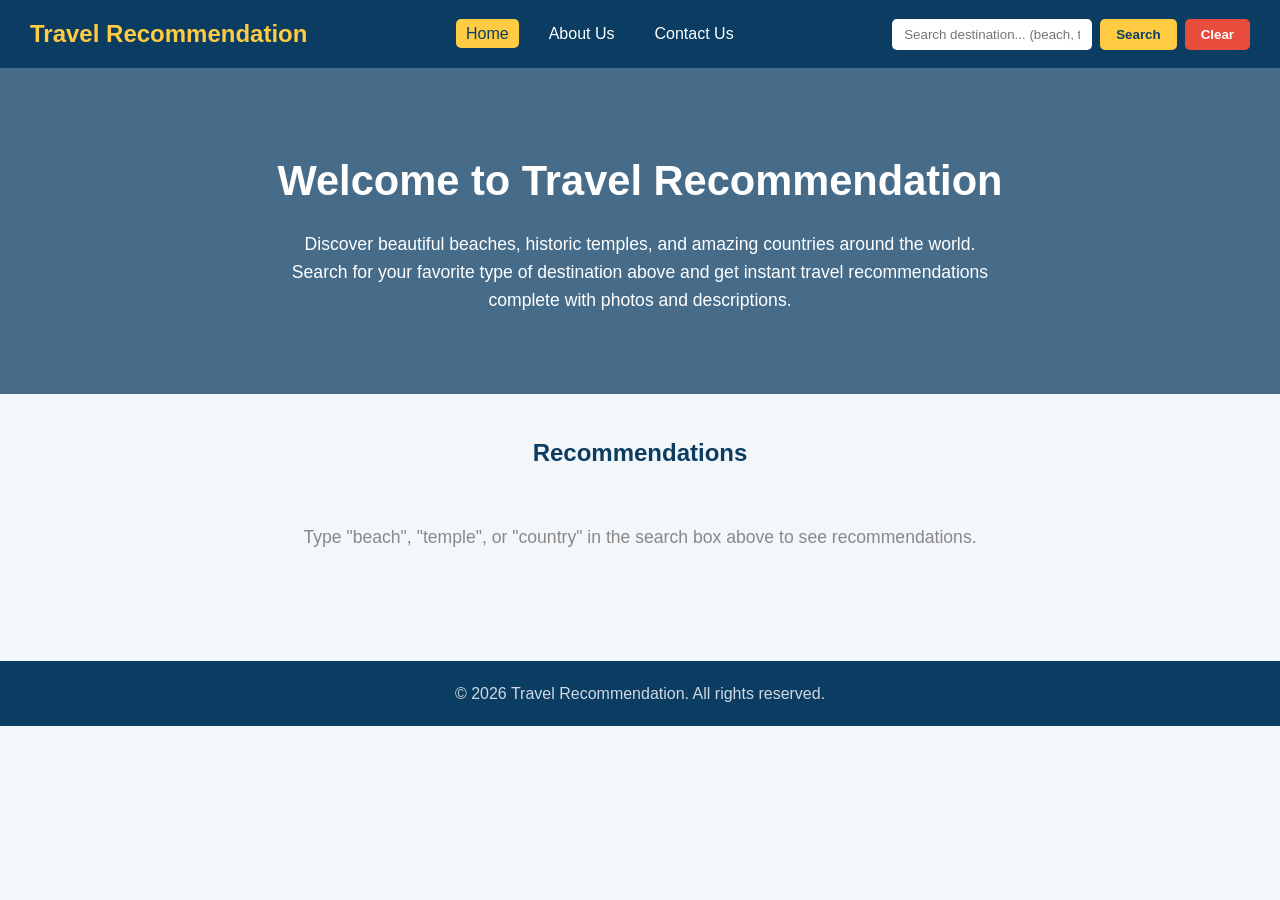
<file: index.html>
<!DOCTYPE html>
<html lang="en">
<head>
<meta charset="UTF-8" />
<meta name="viewport" content="width=device-width, initial-scale=1.0" />
<title>Travel Recommendation | Home</title>
<link rel="stylesheet" href="style.css" />
<link rel="icon" type="image/jpeg" href="images/Angkor-Wat-temple.jpg"></head>
<body>

  <!-- ===== Navigation Bar ===== -->
  <nav class="navbar">
    <div class="logo">Travel Recommendation</div>
    <ul class="nav-links">
      <li><a href="index.html" class="active">Home</a></li>
      <li><a href="about.html">About Us</a></li>
      <li><a href="contact.html">Contact Us</a></li>
    </ul>
    <div class="search-bar">
      <input type="text" id="searchInput" placeholder="Search destination... (beach, temple, country)" />
      <button id="searchBtn">Search</button>
      <button id="clearBtn">Clear</button>
    </div>
  </nav>

  <!-- ===== Hero / Introduction ===== -->
  <section class="hero">
    <h1>Welcome to Travel Recommendation</h1>
    <p>
      Discover beautiful beaches, historic temples, and amazing countries around the world.
      Search for your favorite type of destination above and get instant travel recommendations
      complete with photos and descriptions.
    </p>
  </section>

  <!-- ===== Results Section ===== -->
  <section id="results-section">
    <h2>Recommendations</h2>
    <div id="results">
      <p class="empty-msg">Type "beach", "temple", or "country" in the search box above to see recommendations.</p>
    </div>
  </section>

  <footer>
    &copy; 2026 Travel Recommendation. All rights reserved.
  </footer>

  <script src="script.js"></script>
</body>
</html>
</file>
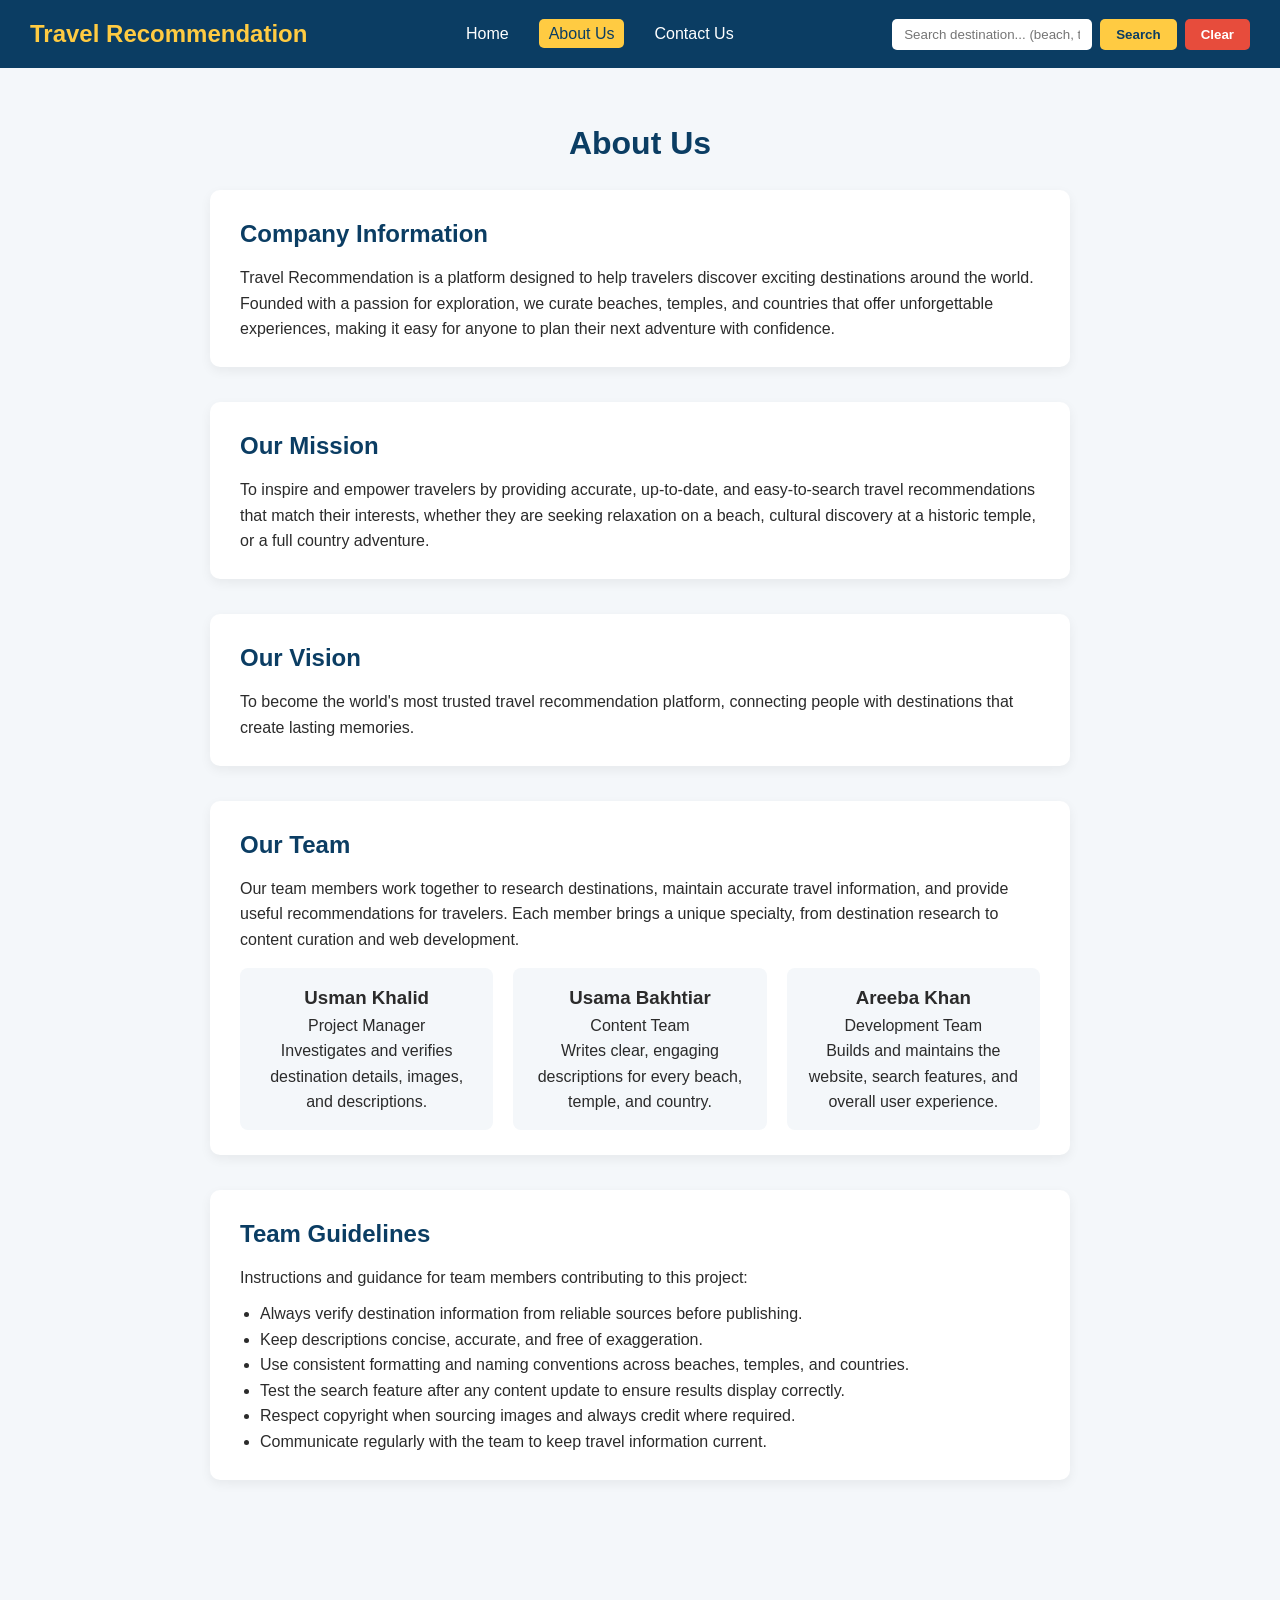
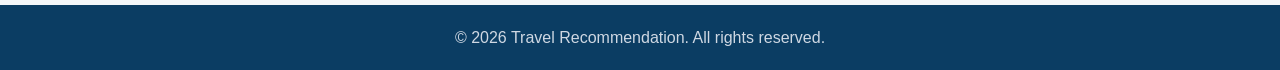
<file: about.html>
<!DOCTYPE html>
<html lang="en">
<head>
<meta charset="UTF-8" />
<meta name="viewport" content="width=device-width, initial-scale=1.0" />
<title>Travel Recommendation | About Us</title>
<link rel="stylesheet" href="style.css" />
</head>
<body>

  <!-- ===== Navigation Bar ===== -->
  <nav class="navbar">
    <div class="logo">Travel Recommendation</div>
    <ul class="nav-links">
      <li><a href="index.html">Home</a></li>
      <li><a href="about.html" class="active">About Us</a></li>
      <li><a href="contact.html">Contact Us</a></li>
    </ul>
    <div class="search-bar">
      <input type="text" id="searchInput" placeholder="Search destination... (beach, temple, country)" />
      <button id="searchBtn">Search</button>
      <button id="clearBtn">Clear</button>
    </div>
  </nav>

  <div class="page-content">
    <h1>About Us</h1>

    <section>
      <h2>Company Information</h2>
      <p>
        Travel Recommendation is a platform designed to help travelers discover exciting
        destinations around the world. Founded with a passion for exploration, we curate
        beaches, temples, and countries that offer unforgettable experiences, making it easy
        for anyone to plan their next adventure with confidence.
      </p>
    </section>

    <section>
      <h2>Our Mission</h2>
      <p>
        To inspire and empower travelers by providing accurate, up-to-date, and easy-to-search
        travel recommendations that match their interests, whether they are seeking relaxation
        on a beach, cultural discovery at a historic temple, or a full country adventure.
      </p>
    </section>

    <section>
      <h2>Our Vision</h2>
      <p>
        To become the world's most trusted travel recommendation platform, connecting people
        with destinations that create lasting memories.
      </p>
    </section>

    <section>
      <h2>Our Team</h2>
      <p>
        Our team members work together to research destinations, maintain accurate travel
        information, and provide useful recommendations for travelers. Each member brings a
        unique specialty, from destination research to content curation and web development.
      </p>
      <div class="team-grid">
        <div class="team-member">
          <h3>Usman Khalid</h3>
          <p>Project Manager</p>
          <p>Investigates and verifies destination details, images, and descriptions.</p>
        </div>
        <div class="team-member">
          <h3>Usama Bakhtiar</h3>
          <p>Content Team</p>
          <p>Writes clear, engaging descriptions for every beach, temple, and country.</p>
        </div>
        <div class="team-member">
          <h3>Areeba Khan</h3>
          <p>Development Team</p>
          <p>Builds and maintains the website, search features, and overall user experience.</p>
        </div>
      </div>
    </section>

    <section>
      <h2>Team Guidelines</h2>
      <p>Instructions and guidance for team members contributing to this project:</p>
      <ul>
        <li>Always verify destination information from reliable sources before publishing.</li>
        <li>Keep descriptions concise, accurate, and free of exaggeration.</li>
        <li>Use consistent formatting and naming conventions across beaches, temples, and countries.</li>
        <li>Test the search feature after any content update to ensure results display correctly.</li>
        <li>Respect copyright when sourcing images and always credit where required.</li>
        <li>Communicate regularly with the team to keep travel information current.</li>
      </ul>
    </section>
  </div>

  <footer>
    &copy; 2026 Travel Recommendation. All rights reserved.
  </footer>

  <script src="script.js"></script>
</body>
</html>
</file>
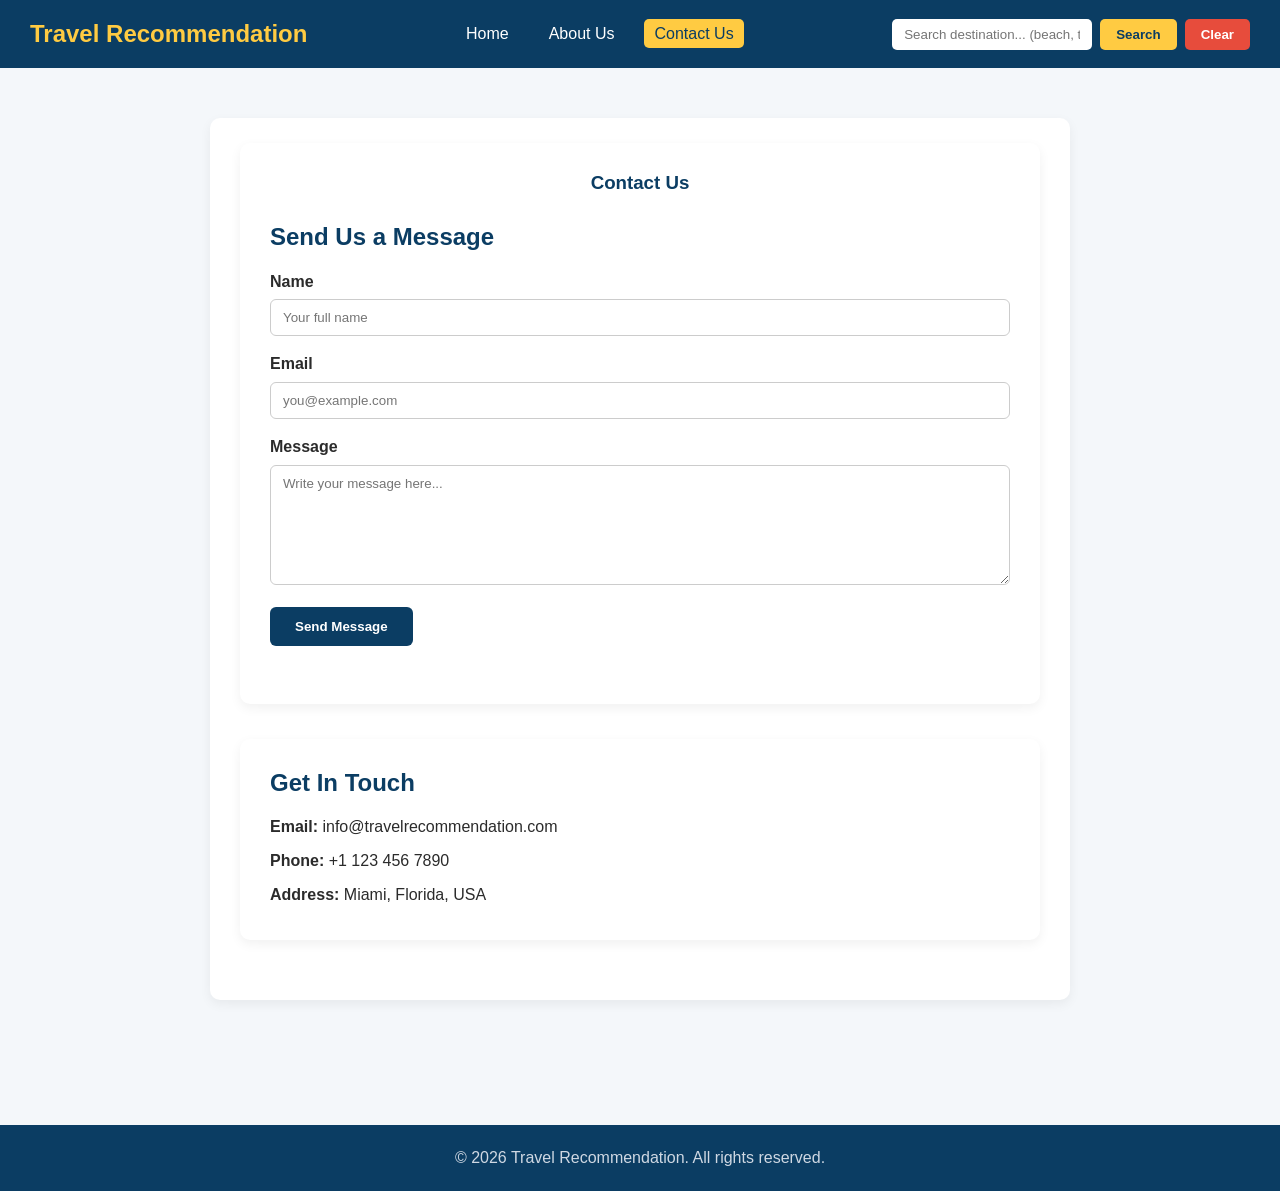
<file: contact.html>
<!DOCTYPE html>
<html lang="en">
<head>
<meta charset="UTF-8" />
<meta name="viewport" content="width=device-width, initial-scale=1.0" />
<title>Travel Recommendation | Contact Us</title>
<link rel="stylesheet" href="style.css" />
</head>
<body>

  <!-- ===== Navigation Bar ===== -->
  <nav class="navbar">
    <div class="logo">Travel Recommendation</div>
    <ul class="nav-links">
      <li><a href="index.html">Home</a></li>
      <li><a href="about.html">About Us</a></li>
      <li><a href="contact.html" class="active">Contact Us</a></li>
    </ul>
    <div class="search-bar">
      <input type="text" id="searchInput" placeholder="Search destination... (beach, temple, country)" />
      <button id="searchBtn">Search</button>
      <button id="clearBtn">Clear</button>
    </div>
  </nav>

  <div class="page-content">
    <section class="contact-info">
    <section>
       <h1>Contact Us</h1>
      <h2>Send Us a Message</h2>
      <form id="contactForm">
        <div>
          <label for="name">Name</label>
          <input type="text" id="name" name="name" placeholder="Your full name" required />
        </div>
        <div>
          <label for="email">Email</label>
          <input type="email" id="email" name="email" placeholder="you@example.com" required />
        </div>
        <div>
          <label for="message">Message</label>
          <textarea id="message" name="message" placeholder="Write your message here..." required></textarea>
        </div>
        <button type="submit">Send Message</button>
        <p id="formMsg"></p>
      </form>
    </section>
    <section class="contact-info">
      <h2>Get In Touch</h2>
      <p><strong>Email:</strong> info@travelrecommendation.com</p>
      <p><strong>Phone:</strong> +1 123 456 7890</p>
      <p><strong>Address:</strong> Miami, Florida, USA</p>
    </section>

  </div>

  <footer>
    &copy; 2026 Travel Recommendation. All rights reserved.
  </footer>

  <script src="script.js"></script>
</body>
</html>
</file>
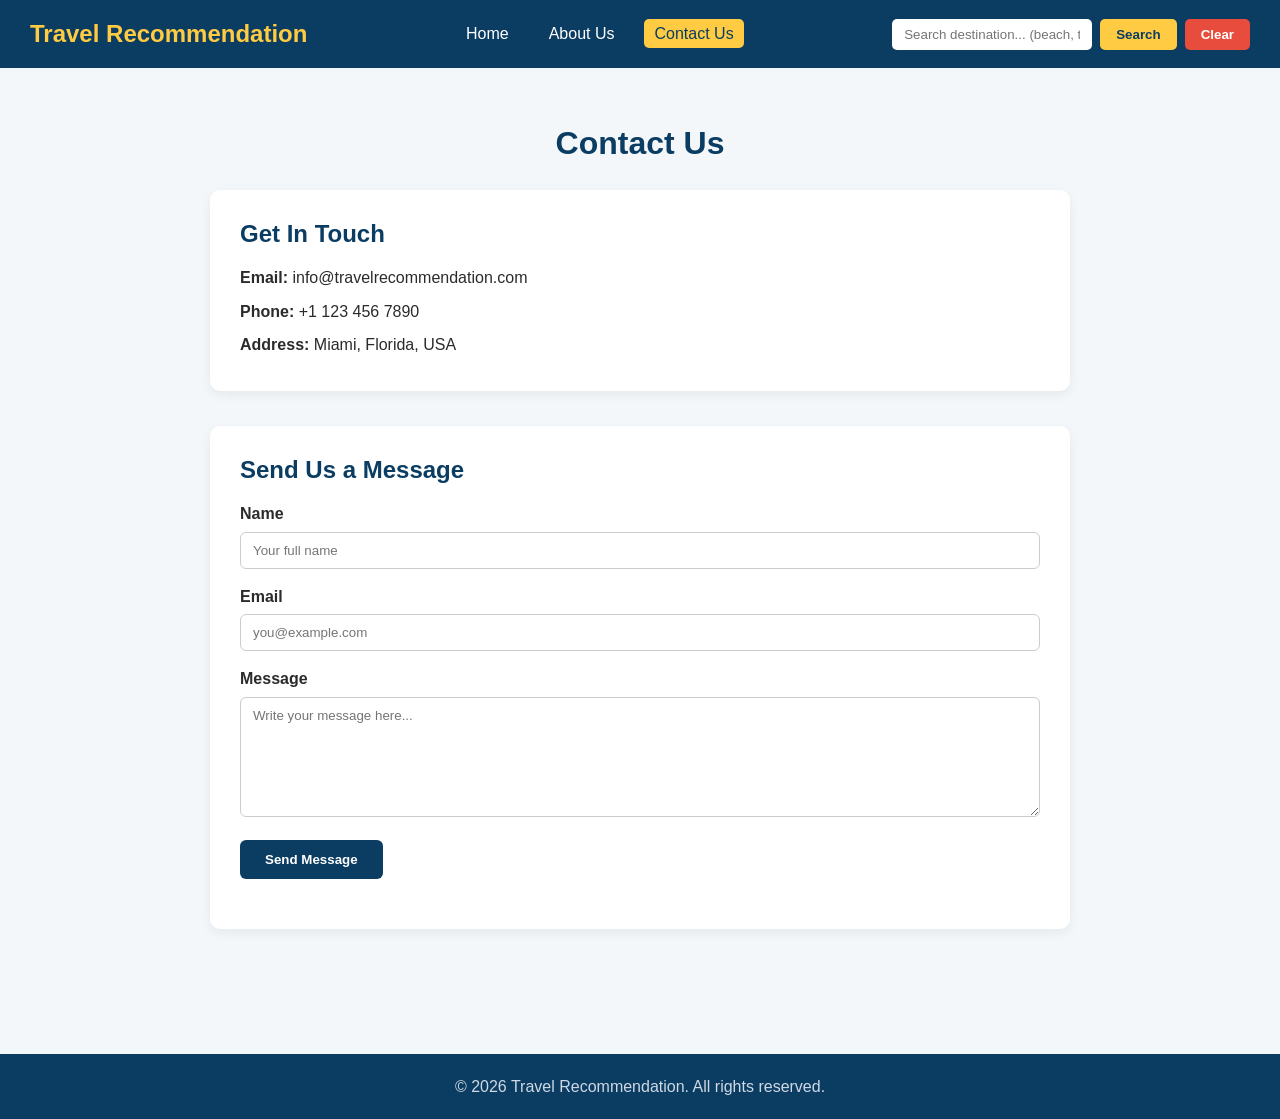
<file: travel-recommendation/contact.html>
<!DOCTYPE html>
<html lang="en">
<head>
<meta charset="UTF-8" />
<meta name="viewport" content="width=device-width, initial-scale=1.0" />
<title>Travel Recommendation | Contact Us</title>
<link rel="stylesheet" href="style.css" />
</head>
<body>

  <!-- ===== Navigation Bar ===== -->
  <nav class="navbar">
    <div class="logo">Travel Recommendation</div>
    <ul class="nav-links">
      <li><a href="index.html">Home</a></li>
      <li><a href="about.html">About Us</a></li>
      <li><a href="contact.html" class="active">Contact Us</a></li>
    </ul>
    <div class="search-bar">
      <input type="text" id="searchInput" placeholder="Search destination... (beach, temple, country)" />
      <button id="searchBtn">Search</button>
      <button id="clearBtn">Clear</button>
    </div>
  </nav>

  <div class="page-content">
    <h1>Contact Us</h1>

    <section class="contact-info">
      <h2>Get In Touch</h2>
      <p><strong>Email:</strong> info@travelrecommendation.com</p>
      <p><strong>Phone:</strong> +1 123 456 7890</p>
      <p><strong>Address:</strong> Miami, Florida, USA</p>
    </section>

    <section>
      <h2>Send Us a Message</h2>
      <form id="contactForm">
        <div>
          <label for="name">Name</label>
          <input type="text" id="name" name="name" placeholder="Your full name" required />
        </div>
        <div>
          <label for="email">Email</label>
          <input type="email" id="email" name="email" placeholder="you@example.com" required />
        </div>
        <div>
          <label for="message">Message</label>
          <textarea id="message" name="message" placeholder="Write your message here..." required></textarea>
        </div>
        <button type="submit">Send Message</button>
        <p id="formMsg"></p>
      </form>
    </section>
  </div>

  <footer>
    &copy; 2026 Travel Recommendation. All rights reserved.
  </footer>

  <script src="script.js"></script>
</body>
</html>
</file>
<file: style.css>
/* ===== Reset & Base ===== */
* {
  margin: 0;
  padding: 0;
  box-sizing: border-box;
}

body {
  font-family: 'Segoe UI', Arial, sans-serif;
  background-color: #f4f7fa;
  color: #2b2b2b;
  line-height: 1.6;
}

a {
  text-decoration: none;
  color: inherit;
}

/* ===== Navigation Bar ===== */
.navbar {
  display: flex;
  flex-wrap: wrap;
  align-items: center;
  justify-content: space-between;
  background-color: #0b3d63;
  color: #fff;
  padding: 15px 30px;
  gap: 15px;
}

.navbar .logo {
  font-size: 1.5rem;
  font-weight: bold;
  color: #ffcb42;
}

.nav-links {
  display: flex;
  gap: 20px;
  list-style: none;
}

.nav-links li a {
  color: #fff;
  font-weight: 500;
  padding: 6px 10px;
  border-radius: 5px;
  transition: background-color 0.2s ease;
}

.nav-links li a:hover,
.nav-links li a.active {
  background-color: #ffcb42;
  color: #0b3d63;
}

.search-bar {
  display: flex;
  gap: 8px;
}

.search-bar input[type="text"] {
  padding: 8px 12px;
  border: none;
  border-radius: 5px;
  min-width: 200px;
  outline: none;
}

.search-bar button {
  padding: 8px 16px;
  border: none;
  border-radius: 5px;
  cursor: pointer;
  font-weight: 600;
  transition: opacity 0.2s ease;
}

#searchBtn {
  background-color: #ffcb42;
  color: #0b3d63;
}

#clearBtn {
  background-color: #e74c3c;
  color: #fff;
}

.search-bar button:hover {
  opacity: 0.85;
}

/* ===== Hero / Intro Section ===== */
.hero {
  text-align: center;
  background: linear-gradient(rgba(11, 61, 99, 0.75), rgba(11, 61, 99, 0.75)),
    url('https://images.unsplash.com/photo-1507525428034-b723cf961d3e?auto=format&fit=crop&w=1400&q=60') center/cover no-repeat;
  color: #fff;
  padding: 80px 20px;
}

.hero h1 {
  font-size: 2.6rem;
  margin-bottom: 15px;
}

.hero p {
  max-width: 700px;
  margin: 0 auto;
  font-size: 1.1rem;
}

/* ===== Results Section ===== */
#results-section {
  padding: 40px 20px;
  max-width: 1100px;
  margin: 0 auto;
}

#results-section h2 {
  text-align: center;
  margin-bottom: 20px;
  color: #0b3d63;
}

#results {
  display: grid;
  grid-template-columns: repeat(auto-fit, minmax(260px, 1fr));
  gap: 25px;
}

.card {
  background: #fff;
  border-radius: 10px;
  overflow: hidden;
  box-shadow: 0 4px 12px rgba(0, 0, 0, 0.08);
  transition: transform 0.2s ease;
}

.card:hover {
  transform: translateY(-5px);
}

.card img {
  width: 100%;
  height: 180px;
  object-fit: cover;
  display: block;
}

.card-content {
  padding: 15px;
}

.card-content h3 {
  color: #0b3d63;
  margin-bottom: 8px;
}

.card-content p {
  font-size: 0.95rem;
  color: #555;
  margin-bottom: 12px;
}

.visit-btn {
  display: inline-block;
  background-color: #0b3d63;
  color: #fff;
  padding: 8px 14px;
  border-radius: 5px;
  font-size: 0.9rem;
}

.visit-btn:hover {
  background-color: #ffcb42;
  color: #0b3d63;
}

.empty-msg {
  text-align: center;
  color: #888;
  font-size: 1.1rem;
  grid-column: 1 / -1;
  padding: 30px 0;
}

/* ===== Generic Page Sections (About / Contact) ===== */
.page-content {
  max-width: 900px;
  margin: 0 auto;
  padding: 50px 20px;
}

.page-content h1 {
  color: #0b3d63;
  margin-bottom: 20px;
  text-align: center;
}

.page-content section {
  margin-bottom: 35px;
  background: #fff;
  padding: 25px 30px;
  border-radius: 10px;
  box-shadow: 0 4px 12px rgba(0, 0, 0, 0.06);
}

.page-content h2 {
  color: #0b3d63;
  margin-bottom: 12px;
}

.page-content ul {
  margin-left: 20px;
  margin-top: 10px;
}

.team-grid {
  display: grid;
  grid-template-columns: repeat(auto-fit, minmax(200px, 1fr));
  gap: 20px;
  margin-top: 15px;
}

.team-member {
  background: #f4f7fa;
  padding: 15px;
  border-radius: 8px;
  text-align: center;
}

/* ===== Contact Form ===== */
.contact-info p {
  margin-bottom: 8px;
}

form {
  display: flex;
  flex-direction: column;
  gap: 15px;
}

form label {
  font-weight: 600;
  margin-bottom: 5px;
  display: block;
}

form input,
form textarea {
  width: 100%;
  padding: 10px 12px;
  border: 1px solid #ccc;
  border-radius: 6px;
  font-family: inherit;
  outline: none;
}

form input:focus,
form textarea:focus {
  border-color: #0b3d63;
}

form textarea {
  resize: vertical;
  min-height: 120px;
}

form button {
  align-self: flex-start;
  background-color: #0b3d63;
  color: #fff;
  border: none;
  padding: 12px 25px;
  border-radius: 6px;
  font-weight: 600;
  cursor: pointer;
}

form button:hover {
  background-color: #ffcb42;
  color: #0b3d63;
}

#formMsg {
  margin-top: 10px;
  font-weight: 600;
  color: #1e824c;
}

/* ===== Footer ===== */
footer {
  text-align: center;
  padding: 20px;
  background-color: #0b3d63;
  color: #cfd8e3;
  margin-top: 40px;
}

/* ===== Responsive ===== */
@media (max-width: 700px) {
  .navbar {
    flex-direction: column;
    align-items: flex-start;
  }

  .search-bar input[type="text"] {
    min-width: 140px;
  }
}
</file>
<file: travel-recommendation/style.css>
/* ===== Reset & Base ===== */
* {
  margin: 0;
  padding: 0;
  box-sizing: border-box;
}

body {
  font-family: 'Segoe UI', Arial, sans-serif;
  background-color: #f4f7fa;
  color: #2b2b2b;
  line-height: 1.6;
}

a {
  text-decoration: none;
  color: inherit;
}

/* ===== Navigation Bar ===== */
.navbar {
  display: flex;
  flex-wrap: wrap;
  align-items: center;
  justify-content: space-between;
  background-color: #0b3d63;
  color: #fff;
  padding: 15px 30px;
  gap: 15px;
}

.navbar .logo {
  font-size: 1.5rem;
  font-weight: bold;
  color: #ffcb42;
}

.nav-links {
  display: flex;
  gap: 20px;
  list-style: none;
}

.nav-links li a {
  color: #fff;
  font-weight: 500;
  padding: 6px 10px;
  border-radius: 5px;
  transition: background-color 0.2s ease;
}

.nav-links li a:hover,
.nav-links li a.active {
  background-color: #ffcb42;
  color: #0b3d63;
}

.search-bar {
  display: flex;
  gap: 8px;
}

.search-bar input[type="text"] {
  padding: 8px 12px;
  border: none;
  border-radius: 5px;
  min-width: 200px;
  outline: none;
}

.search-bar button {
  padding: 8px 16px;
  border: none;
  border-radius: 5px;
  cursor: pointer;
  font-weight: 600;
  transition: opacity 0.2s ease;
}

#searchBtn {
  background-color: #ffcb42;
  color: #0b3d63;
}

#clearBtn {
  background-color: #e74c3c;
  color: #fff;
}

.search-bar button:hover {
  opacity: 0.85;
}

/* ===== Hero / Intro Section ===== */
.hero {
  text-align: center;
  background: linear-gradient(rgba(11, 61, 99, 0.75), rgba(11, 61, 99, 0.75)),
    url('https://images.unsplash.com/photo-1507525428034-b723cf961d3e?auto=format&fit=crop&w=1400&q=60') center/cover no-repeat;
  color: #fff;
  padding: 80px 20px;
}

.hero h1 {
  font-size: 2.6rem;
  margin-bottom: 15px;
}

.hero p {
  max-width: 700px;
  margin: 0 auto;
  font-size: 1.1rem;
}

/* ===== Results Section ===== */
#results-section {
  padding: 40px 20px;
  max-width: 1100px;
  margin: 0 auto;
}

#results-section h2 {
  text-align: center;
  margin-bottom: 20px;
  color: #0b3d63;
}

#results {
  display: grid;
  grid-template-columns: repeat(auto-fit, minmax(260px, 1fr));
  gap: 25px;
}

.card {
  background: #fff;
  border-radius: 10px;
  overflow: hidden;
  box-shadow: 0 4px 12px rgba(0, 0, 0, 0.08);
  transition: transform 0.2s ease;
}

.card:hover {
  transform: translateY(-5px);
}

.card img {
  width: 100%;
  height: 180px;
  object-fit: cover;
  display: block;
}

.card-content {
  padding: 15px;
}

.card-content h3 {
  color: #0b3d63;
  margin-bottom: 8px;
}

.card-content p {
  font-size: 0.95rem;
  color: #555;
  margin-bottom: 12px;
}

.visit-btn {
  display: inline-block;
  background-color: #0b3d63;
  color: #fff;
  padding: 8px 14px;
  border-radius: 5px;
  font-size: 0.9rem;
}

.visit-btn:hover {
  background-color: #ffcb42;
  color: #0b3d63;
}

.empty-msg {
  text-align: center;
  color: #888;
  font-size: 1.1rem;
  grid-column: 1 / -1;
  padding: 30px 0;
}

/* ===== Generic Page Sections (About / Contact) ===== */
.page-content {
  max-width: 900px;
  margin: 0 auto;
  padding: 50px 20px;
}

.page-content h1 {
  color: #0b3d63;
  margin-bottom: 20px;
  text-align: center;
}

.page-content section {
  margin-bottom: 35px;
  background: #fff;
  padding: 25px 30px;
  border-radius: 10px;
  box-shadow: 0 4px 12px rgba(0, 0, 0, 0.06);
}

.page-content h2 {
  color: #0b3d63;
  margin-bottom: 12px;
}

.page-content ul {
  margin-left: 20px;
  margin-top: 10px;
}

.team-grid {
  display: grid;
  grid-template-columns: repeat(auto-fit, minmax(200px, 1fr));
  gap: 20px;
  margin-top: 15px;
}

.team-member {
  background: #f4f7fa;
  padding: 15px;
  border-radius: 8px;
  text-align: center;
}

/* ===== Contact Form ===== */
.contact-info p {
  margin-bottom: 8px;
}

form {
  display: flex;
  flex-direction: column;
  gap: 15px;
}

form label {
  font-weight: 600;
  margin-bottom: 5px;
  display: block;
}

form input,
form textarea {
  width: 100%;
  padding: 10px 12px;
  border: 1px solid #ccc;
  border-radius: 6px;
  font-family: inherit;
  outline: none;
}

form input:focus,
form textarea:focus {
  border-color: #0b3d63;
}

form textarea {
  resize: vertical;
  min-height: 120px;
}

form button {
  align-self: flex-start;
  background-color: #0b3d63;
  color: #fff;
  border: none;
  padding: 12px 25px;
  border-radius: 6px;
  font-weight: 600;
  cursor: pointer;
}

form button:hover {
  background-color: #ffcb42;
  color: #0b3d63;
}

#formMsg {
  margin-top: 10px;
  font-weight: 600;
  color: #1e824c;
}

/* ===== Footer ===== */
footer {
  text-align: center;
  padding: 20px;
  background-color: #0b3d63;
  color: #cfd8e3;
  margin-top: 40px;
}

/* ===== Responsive ===== */
@media (max-width: 700px) {
  .navbar {
    flex-direction: column;
    align-items: flex-start;
  }

  .search-bar input[type="text"] {
    min-width: 140px;
  }
}
</file>
